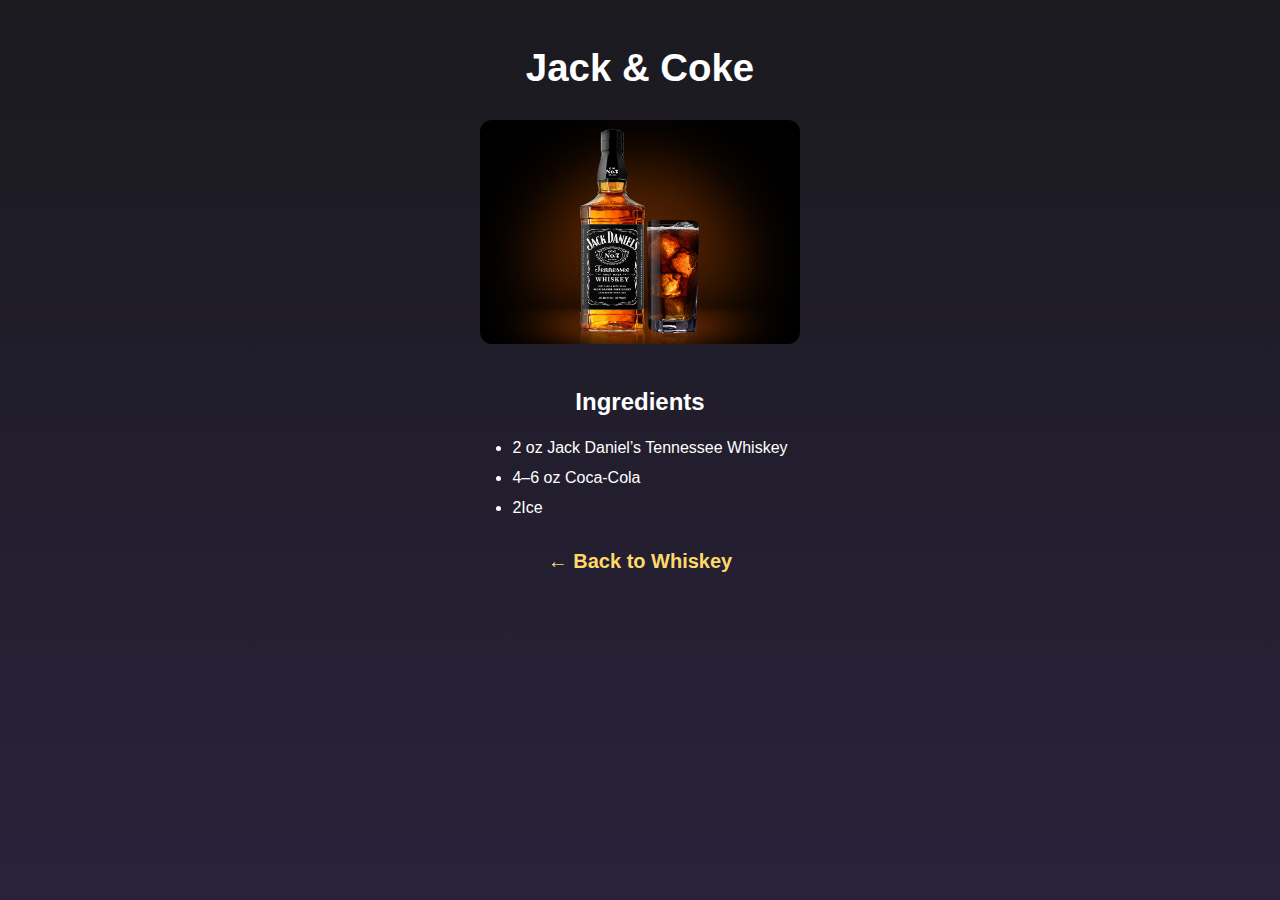
<file: docs/drinks/recipes/jackandcoke.html>
<!DOCTYPE html>
<html>
<head>
    <meta charset="UTF-8">
    <title>Jack & Coke</title>
    <link rel="stylesheet" href="../../style.css">
</head>

<body>
    <h1>Jack & Coke</h1>

    <div class="recipe">
        <img src="../../images/jackandcoke.jpg" alt="Jack & Coke">
        <h2>Ingredients</h2>
        <ul>
            <li>2 oz Jack Daniel’s Tennessee Whiskey</li>
            <li>4–6 oz Coca-Cola</li>
            <li>2Ice</li>
        </ul>
    </div>

    <a class="back" href="../whiskey.html">← Back to Whiskey</a>
</body>
</html>
</file>
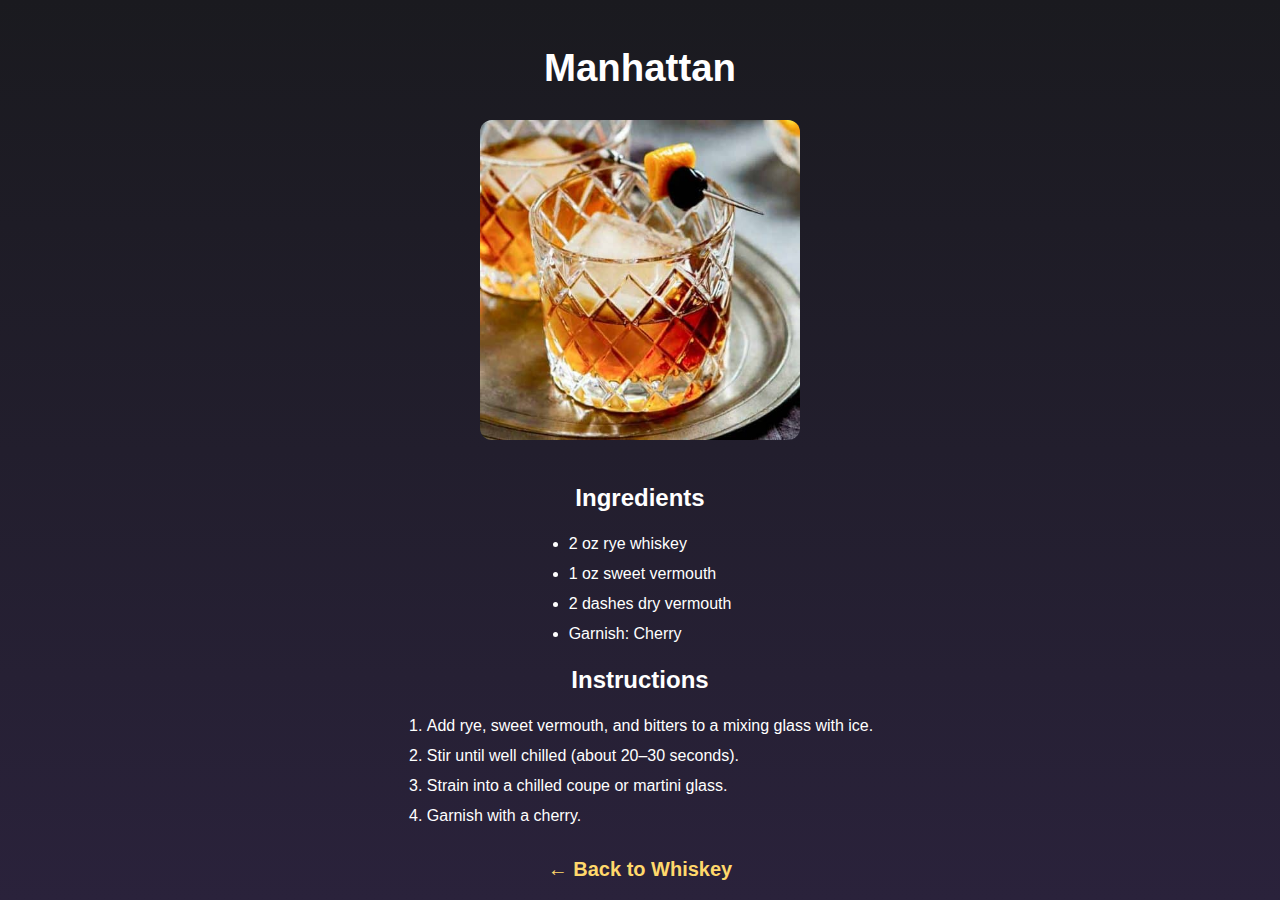
<file: docs/drinks/recipes/manhattan.html>
<!DOCTYPE html>
<html>
<head>
    <meta charset="UTF-8">
    <title>Manhattan</title>
    <link rel="stylesheet" href="../../style.css">
</head>

<body>
    <h1>Manhattan</h1>

    <div class="recipe">
        <img src="../../images/manhattan.jpg" alt="Manhattan">

        <h2>Ingredients</h2>
        <ul>
            <li>2 oz rye whiskey</li>
            <li>1 oz sweet vermouth</li>
            <li>2 dashes dry vermouth</li>
            <li>Garnish: Cherry</li>
        </ul>

        <h2>Instructions</h2>
        <ol>
            <li>Add rye, sweet vermouth, and bitters to a mixing glass with ice.</li>
            <li>Stir until well chilled (about 20–30 seconds).</li>
            <li>Strain into a chilled coupe or martini glass.</li>
            <li>Garnish with a cherry.</li>
        </ol>
    </div>

    <a class="back" href="../whiskey.html">← Back to Whiskey</a>
</body>
</html>
</file>
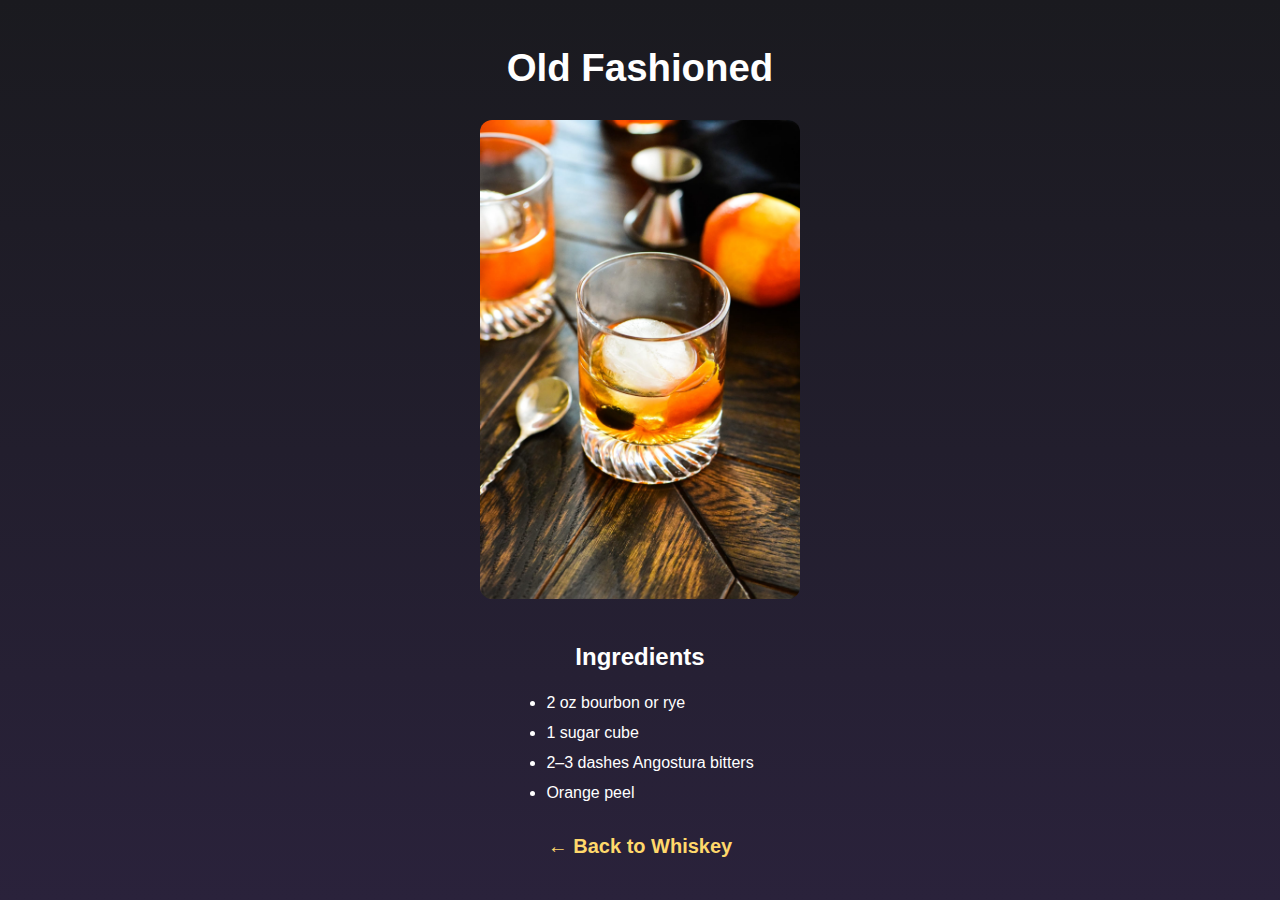
<file: docs/drinks/recipes/oldfashioned.html>
<!DOCTYPE html>
<html>
<head>
    <meta charset="UTF-8">
    <meta name="viewport" content="width=device-width, initial-scale=1.0">
    <title>Old Fashioned</title>
    <link rel="stylesheet" href="../../style.css">
</head>

<body>
    <h1>Old Fashioned</h1>

    <div class="recipe">
        <img src="../../images/oldfashioned.jpg" alt="Old Fashioned">
        <h2>Ingredients</h2>
        <ul>
            <li>2 oz bourbon or rye</li>
            <li>1 sugar cube</li>
            <li>2–3 dashes Angostura bitters</li>
            <li>Orange peel</li>
        </ul>
    </div>

    <a class="back" href="../whiskey.html">← Back to Whiskey</a>
</body>
</html>
</file>
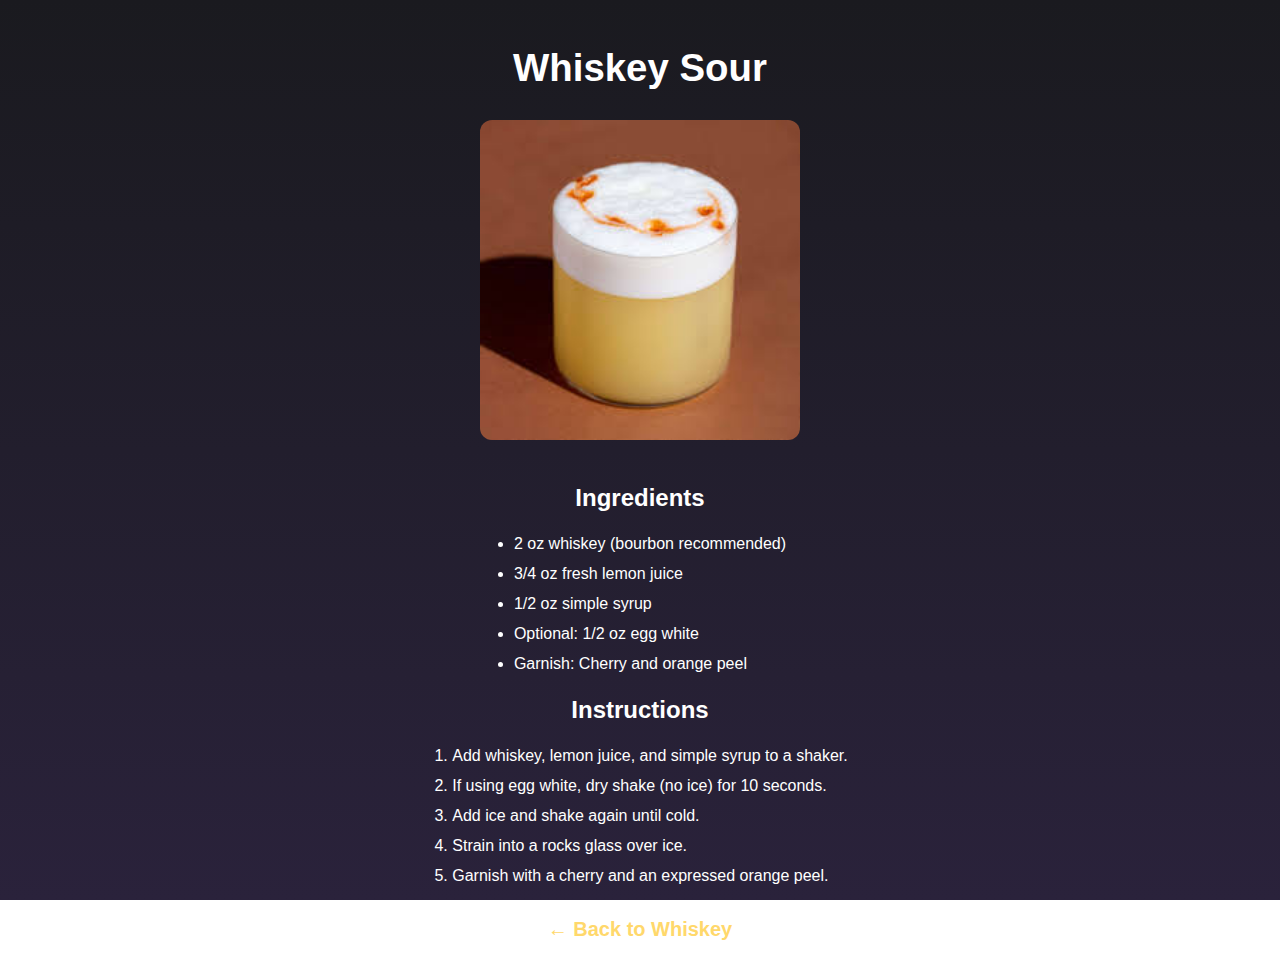
<file: docs/drinks/recipes/whiskeysour.html>
<!DOCTYPE html>
<html>
<head>
    <meta charset="UTF-8">
    <meta name="viewport" content="width=device-width, initial-scale=1.0">
    <title>Whiskey Sour</title>
    <link rel="stylesheet" href="../../style.css">
</head>

<body>
    <h1>Whiskey Sour</h1>

    <div class="recipe">
        <img src="../../images/whiskeysour.jpg" alt="Whiskey Sour">

        <h2>Ingredients</h2>
        <ul>
            <li>2 oz whiskey (bourbon recommended)</li>
            <li>3/4 oz fresh lemon juice</li>
            <li>1/2 oz simple syrup</li>
            <li>Optional: 1/2 oz egg white</li>
            <li>Garnish: Cherry and orange peel</li>
        </ul>

        <h2>Instructions</h2>
        <ol>
            <li>Add whiskey, lemon juice, and simple syrup to a shaker.</li>
            <li>If using egg white, dry shake (no ice) for 10 seconds.</li>
            <li>Add ice and shake again until cold.</li>
            <li>Strain into a rocks glass over ice.</li>
            <li>Garnish with a cherry and an expressed orange peel.</li>
        </ol>
    </div>

    <a class="back" href="../whiskey.html">← Back to Whiskey</a>
</body>
</html>
</file>
<file: docs/style.css>
/* -------- GLOBAL -------- */
body {
    font-family: Arial, sans-serif;
    margin: 0;
    padding: 20px;
    text-align: center;

    /* Professional gradient background */
    background: linear-gradient(180deg, #1a1a1f, #2a223b);
    background-attachment: fixed;
    color: white;

    /* Smooth fade-in animation */
    animation: fadeIn 0.6s ease-out;
}

/* Fade-in animation */
@keyframes fadeIn {
    from { opacity: 0; transform: translateY(10px); }
    to   { opacity: 1; transform: translateY(0); }
}

/* -------- HEADINGS -------- */
h1 {
    margin-bottom: 30px;
    font-size: 2.4rem;
}

h2 {
    margin-bottom: 20px;
    font-size: 1.5rem;
}

/* -------- CARD LAYOUT -------- */
.category-container,
.drink-container {
    display: flex;
    flex-direction: column; 
    align-items: center;
    gap: 20px;
}

/* Frosted-glass cards w/ hover animation */
.category, .drink-card {
    width: 90%;
    max-width: 400px;

    background: rgba(255, 255, 255, 0.12);
    backdrop-filter: blur(10px);

    border-radius: 14px;
    padding: 20px;
    text-decoration: none;
    color: white;

    box-shadow: 0 4px 20px rgba(0,0,0,0.4);

    /* Hover lift + glow */
    transition: transform 0.25s ease, box-shadow 0.25s ease;
}

.category:hover, .drink-card:hover {
    transform: scale(1.04);
    box-shadow: 0 6px 30px rgba(255,255,255,0.2);
}

/* -------- IMAGES -------- */
.drink-card img {
    width: 100%;
    border-radius: 10px;
}

.recipe img {
    width: 90%;
    max-width: 320px;
    border-radius: 12px;
    margin-bottom: 20px;

    /* Soft fade-in for images */
    animation: fadeIn 0.8s ease;
}

/* -------- BACK BUTTON -------- */
.back {
    display: block;
    margin-top: 30px;
    color: #ffd86b;
    text-decoration: none;
    font-size: 20px;
    font-weight: bold;
    transition: color 0.25s;
}

.back:hover {
    color: #fff3c3;
}

/* -------- LISTS (centered block but left text) -------- */
.recipe ul,
.recipe ol {
    width: fit-content;
    margin: 0 auto;
    text-align: left;
    padding-left: 20px;
}

.recipe li {
    margin-bottom: 6px;
    line-height: 1.5;
    font-size: 1rem;
}

/* MOBILE FONT & LAYOUT IMPROVEMENTS */
@media (max-width: 600px) {

    /* Keep recipe page from touching edges */
    .recipe {
        width: 92%;
        max-width: 500px;
        margin: 0 auto;
        padding: 10px 16px;   /* side padding added */
    }

    /* Slightly smaller but readable text */
    .recipe li {
        font-size: 1.2rem;  
        line-height: 1.5;
    }

    /* Ingredients + Instructions headers */
    .recipe h2 {
        font-size: 1.5rem;
        margin-bottom: 12px;
    }

    /* Main page titles still large */
    h1 {
        font-size: 2.4rem;
        margin-bottom: 20px;
    }

    /* Text labels under drink cards */
    .drink-card p,
    .category {
        font-size: 1.3rem;
    }

    /* Back button */
    .back {
        font-size: 1.3rem;
    }
}
</file>
